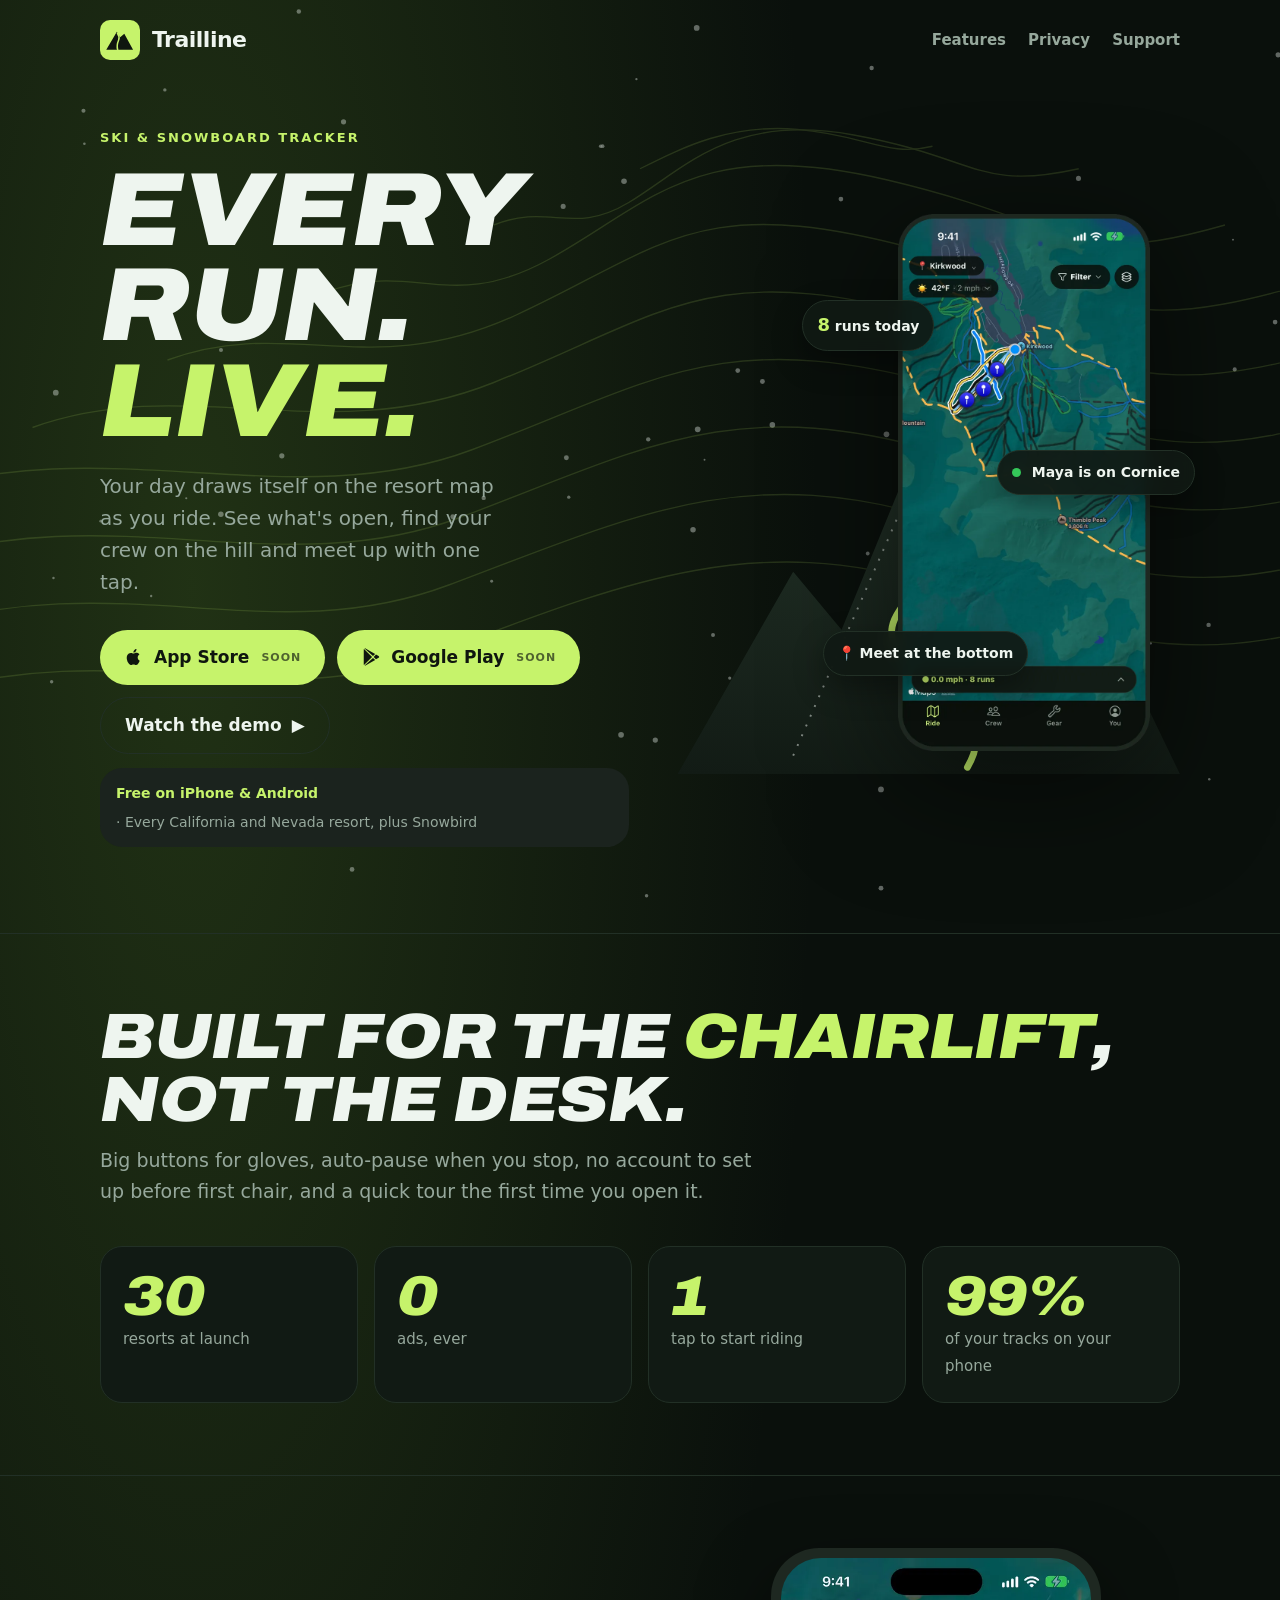
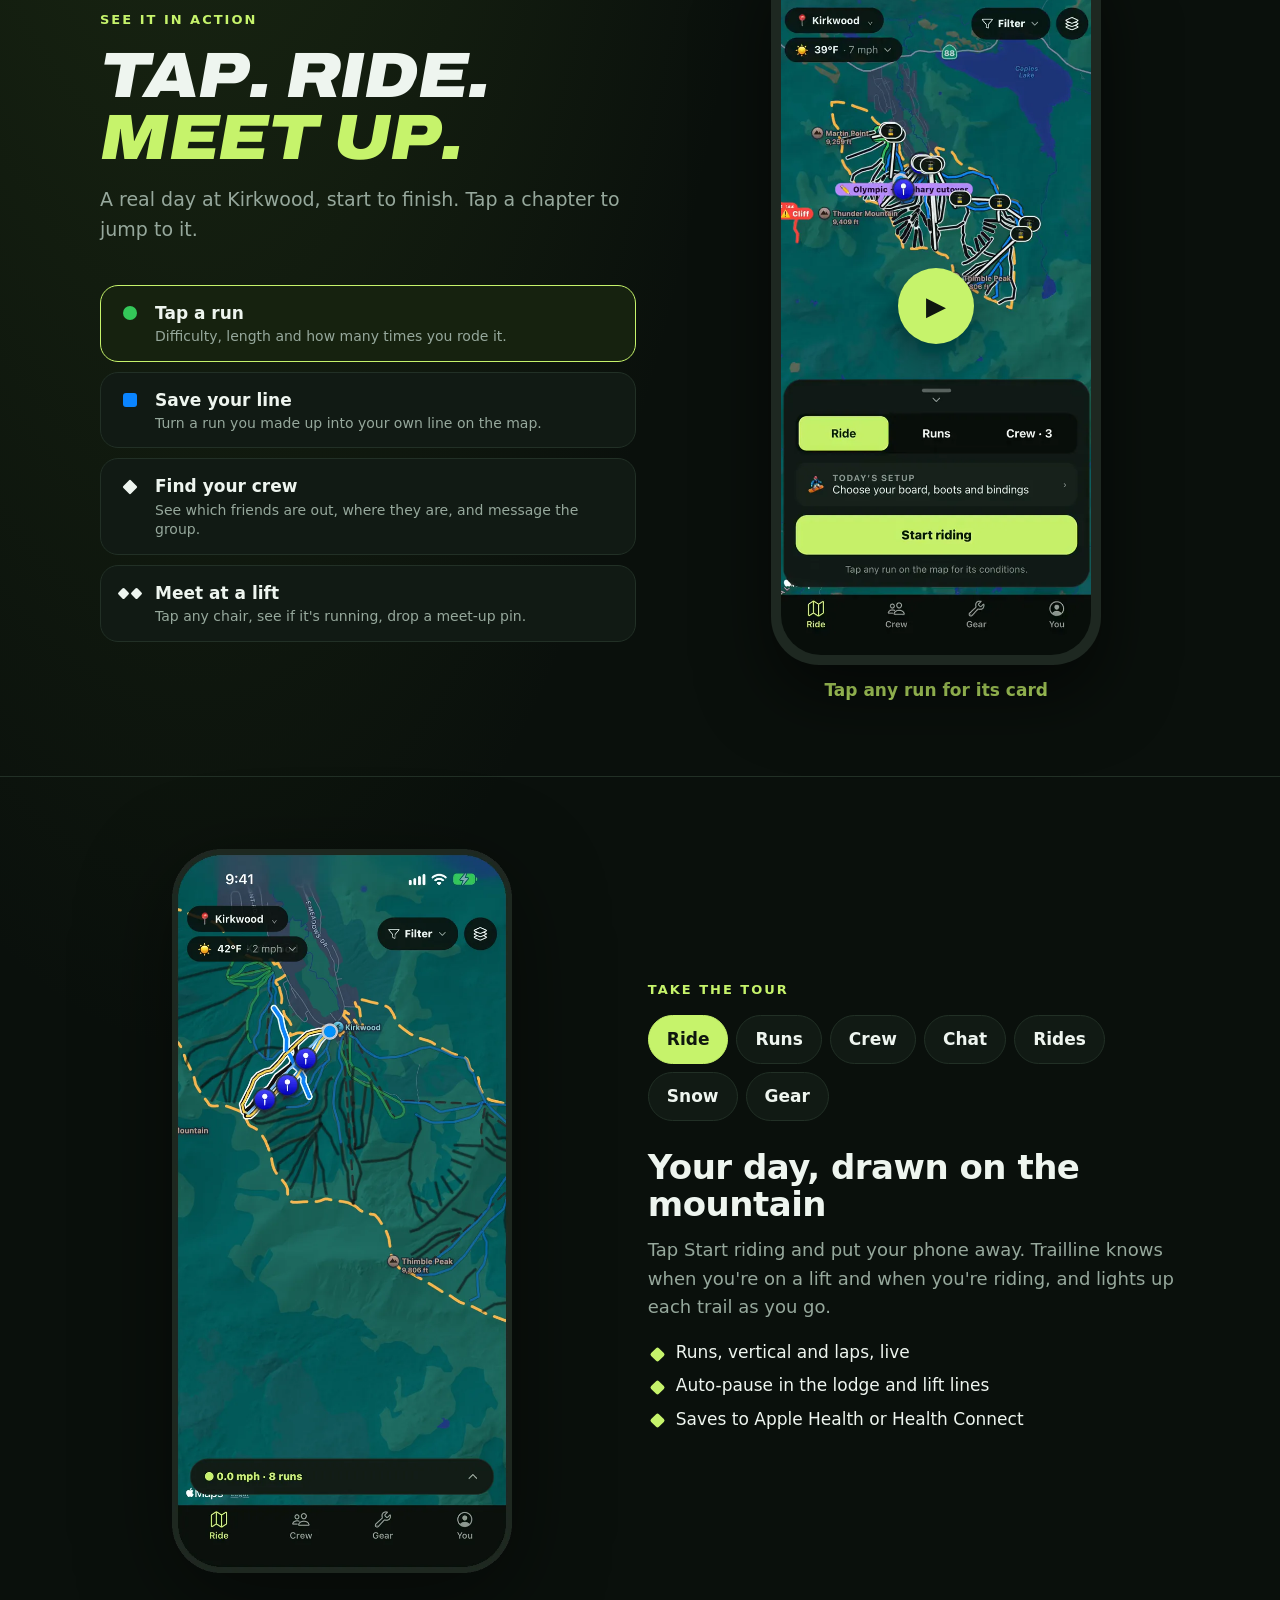
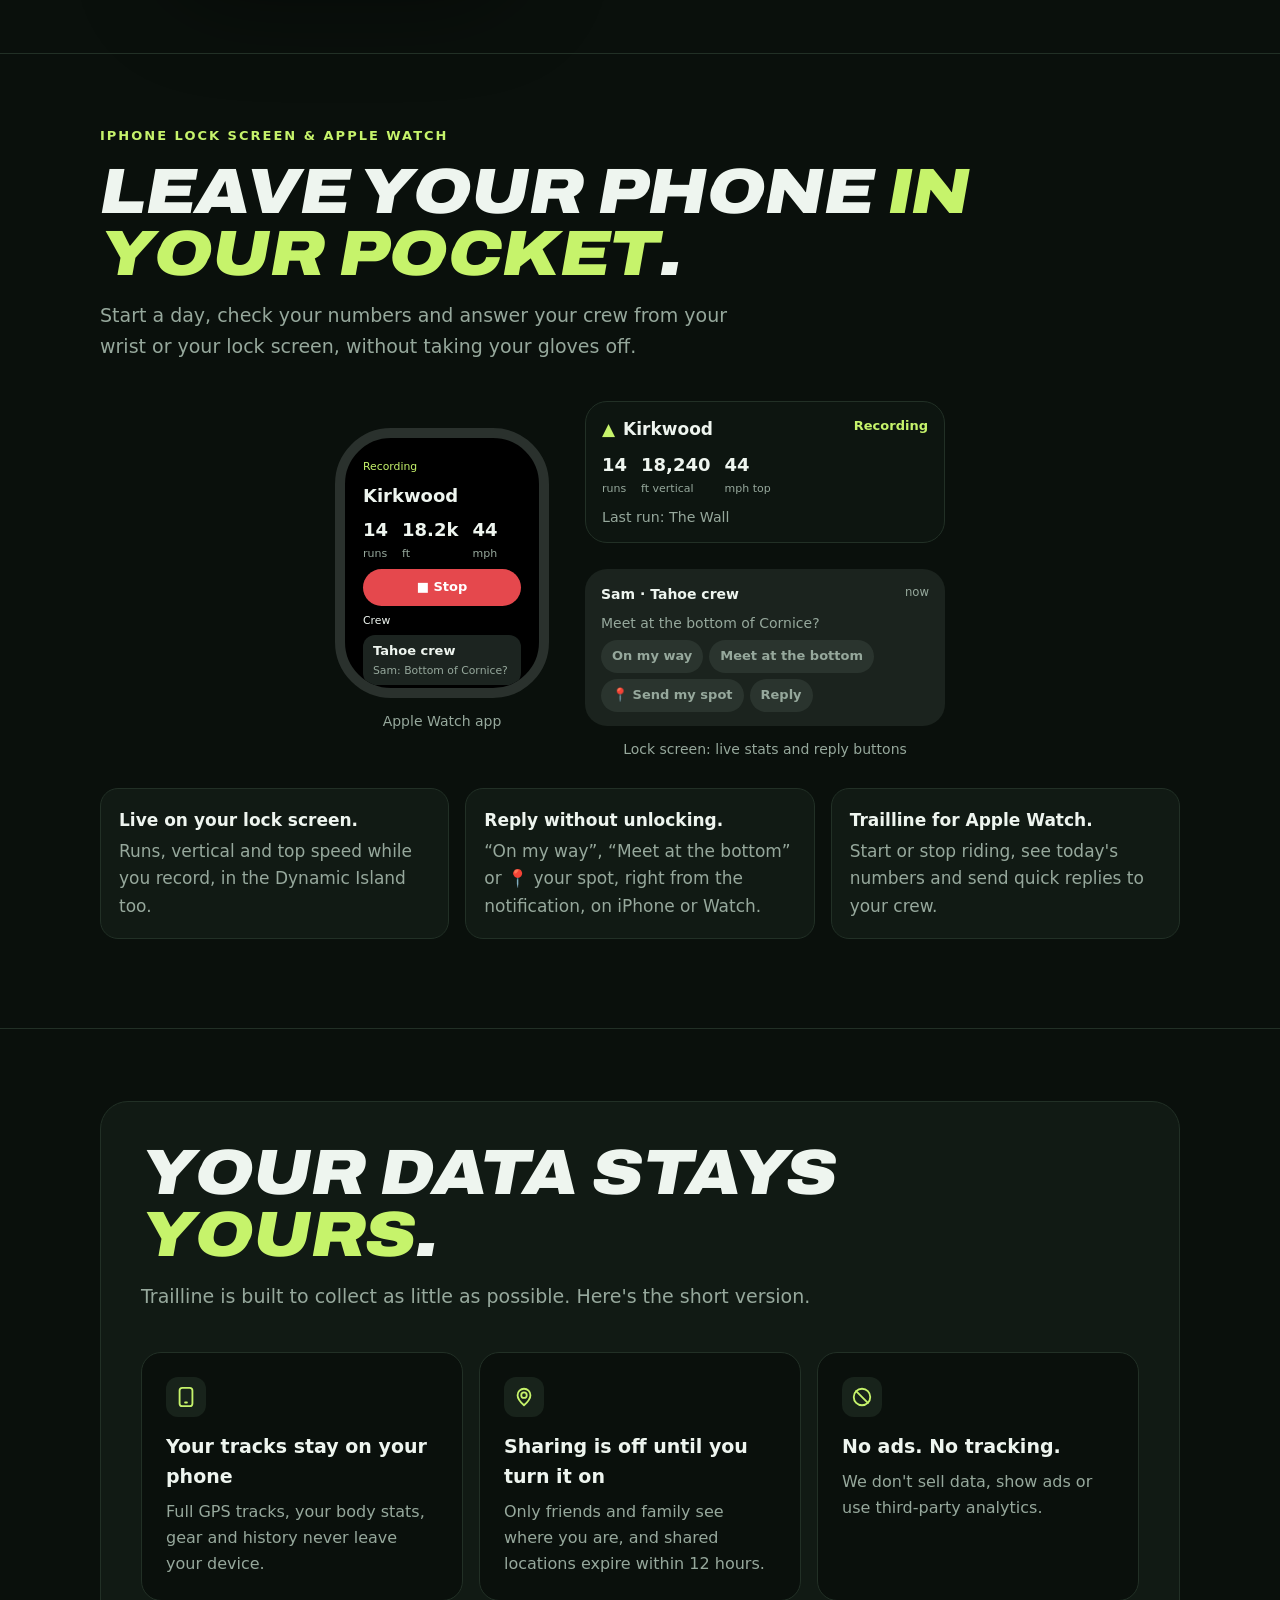
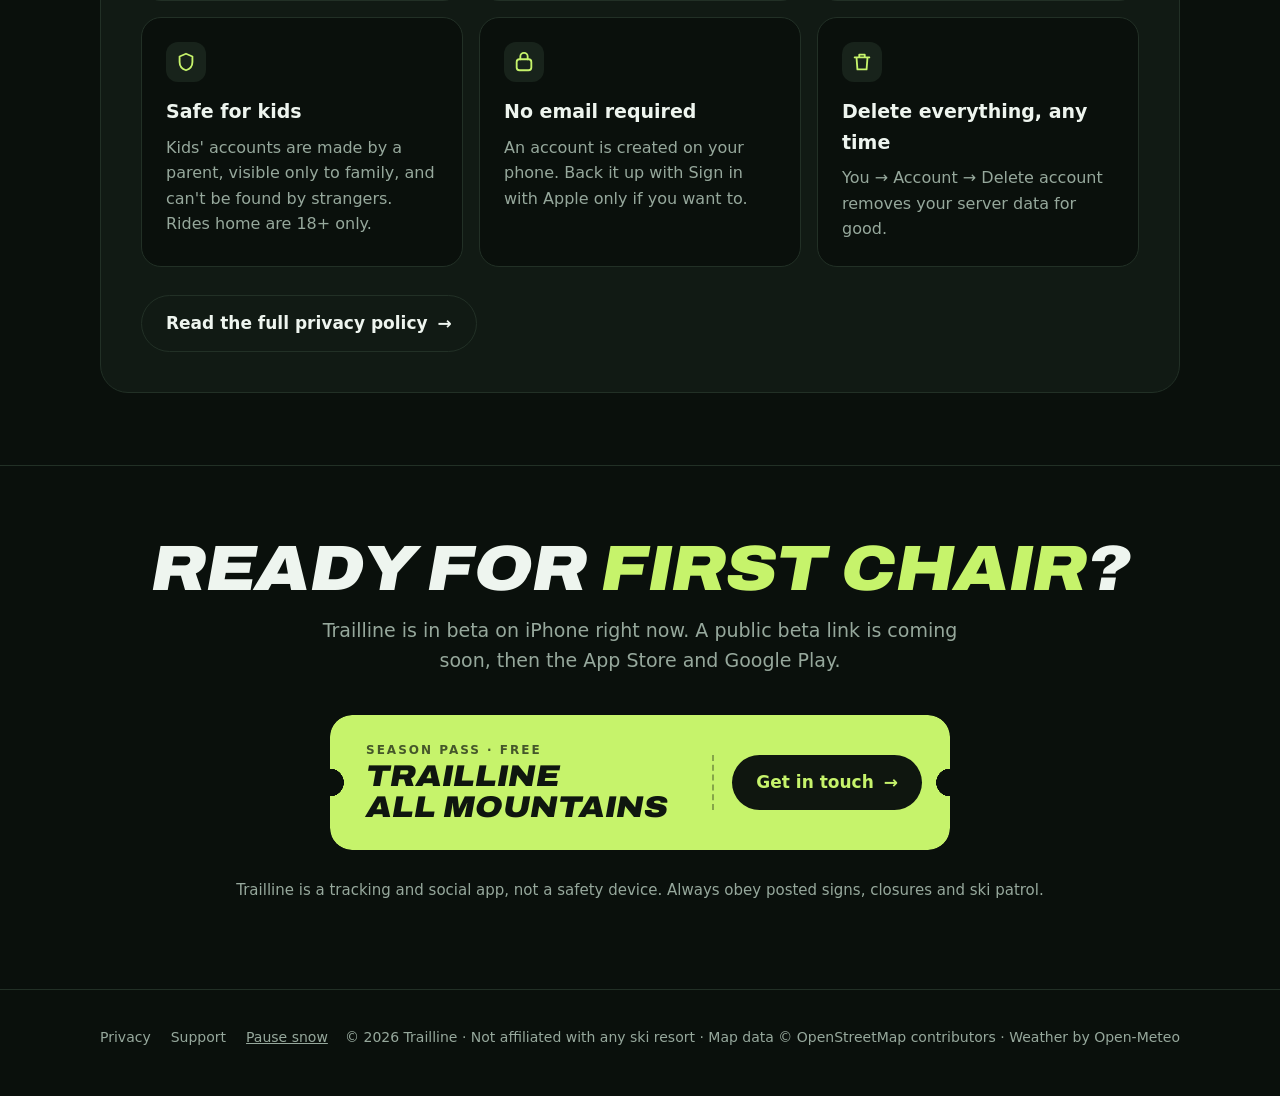
<file: index.html>
<!doctype html>
<html lang="en">
<head>
<meta charset="utf-8">
<meta name="viewport" content="width=device-width, initial-scale=1">
<title>Trailline: ski & snowboard tracking with your crew</title>
<meta name="description" content="Trailline draws every run on the resort map as you ride, shows what's open, and helps you find, message and meet up with your crew on the hill. No ads, no tracking.">
<link rel="canonical" href="https://trytrailline.app/">
<link rel="icon" href="mark.svg">
<link rel="apple-touch-icon" href="mark.svg">
<meta name="theme-color" content="#0a100c">
<meta property="og:title" content="Trailline: every run, live">
<meta property="og:description" content="Ski & snowboard tracking with your crew. Runs on the map, group chat, rides home and your gear.">
<meta property="og:image" content="https://trytrailline.app/img/og.jpg">
<meta property="og:url" content="https://trytrailline.app/">
<meta name="twitter:card" content="summary_large_image">
<link rel="preconnect" href="https://fonts.googleapis.com">
<link rel="preconnect" href="https://fonts.gstatic.com" crossorigin>
<link rel="stylesheet" href="https://fonts.googleapis.com/css2?family=Archivo:ital,wdth,wght@0,62..125,400..900;1,62..125,700..900&display=swap">
<link rel="stylesheet" href="styles.css?v=202611131347">
</head>
<body class="home">
<script>document.documentElement.classList.add("js")</script>
<canvas id="snow" aria-hidden="true"></canvas>

<div class="topo" aria-hidden="true"><svg viewBox="0 0 1200 800" preserveAspectRatio="xMidYMid slice">
  <path d="M-50 620 C 150 560, 260 640, 420 580 S 700 470, 860 520 S 1100 600, 1260 540"/>
  <path d="M-50 560 C 140 500, 270 580, 430 520 S 690 410, 860 460 S 1100 540, 1260 480"/>
  <path d="M-50 500 C 130 440, 280 520, 440 460 S 680 350, 860 400 S 1090 480, 1260 420"/>
  <path d="M-50 440 C 120 380, 290 460, 450 400 S 670 290, 860 340 S 1080 420, 1260 360"/>
  <path d="M60 380 C 200 330, 320 400, 470 340 S 660 230, 850 280 S 1060 360, 1250 300"/>
  <path d="M180 320 C 290 280, 360 340, 490 280 S 650 170, 840 220 S 1030 300, 1200 250"/>
  <path d="M320 260 C 400 230, 430 280, 520 230 S 650 120, 820 160 S 980 240, 1120 200"/>
  <path d="M470 200 C 520 180, 540 210, 590 180 S 680 100, 790 120 S 900 170, 990 150"/>
  <path d="M600 150 C 640 130, 680 110, 740 115 S 820 140, 860 130"/>
</svg></div>
<div class="wrap">
  <nav class="nav">
    <a class="brand" href="./"><img src="mark.svg" alt="">Trailline</a>
    <div class="nav-links">
      <a href="#features" class="hide-sm">Features</a>
      <a href="#privacy">Privacy</a>
      <a href="support.html">Support</a>
    </div>
  </nav>

  <header class="hero">
    <div class="hero-copy">
      <p class="eyebrow">Ski &amp; snowboard tracker</p>
      <h1 class="display">Every run.<br><span>Live.</span></h1>
      <p class="lede">Your day draws itself on the resort map as you ride. See what's open, find your crew on the hill and meet up with one tap.</p>
      <div class="cta">
        <a class="btn" href="#get">
          <svg viewBox="0 0 24 24" fill="currentColor" aria-hidden="true"><path d="M16.4 12.6c0-2.4 2-3.6 2.1-3.7-1.1-1.7-2.9-1.9-3.5-1.9-1.5-.2-2.9.9-3.7.9-.8 0-1.9-.9-3.2-.8-1.6 0-3.1 1-4 2.4-1.7 3-.4 7.4 1.2 9.8.8 1.2 1.8 2.5 3 2.4 1.2 0 1.7-.8 3.1-.8 1.5 0 1.9.8 3.2.8 1.3 0 2.1-1.2 2.9-2.4.9-1.3 1.3-2.7 1.3-2.8 0 0-2.4-.9-2.4-3.9zM14 5.4c.7-.8 1.1-1.9 1-3-.9 0-2.1.6-2.7 1.4-.6.7-1.1 1.8-1 2.9 1 .1 2.1-.5 2.7-1.3z"/></svg>
          App Store <small>soon</small>
        </a>
        <a class="btn" href="#get">
          <svg viewBox="0 0 24 24" fill="currentColor" aria-hidden="true"><path d="M3.6 2.3c-.2.2-.3.6-.3 1v17.4c0 .4.1.8.3 1l9.7-9.7L3.6 2.3zm10.8 10.8 2.6 2.6-11.6 6.6c-.4.2-.8.2-1.1 0l10.1-9.2zm0-2.2L4.3 1.7c.3-.2.7-.2 1.1 0L17 8.3l-2.6 2.6zm3.6-2 3.1 1.8c.9.5.9 1.8 0 2.3l-3.1 1.8-2.8-2.8 2.8-3.1z"/></svg>
          Google Play <small>soon</small>
        </a>
        <a class="btn ghost" href="#demo">Watch the demo <span class="arrow">▶</span></a>
      </div>
      <p class="note"><b class="platforms">Free on iPhone &amp; Android</b> · Every California and Nevada resort, plus Snowbird</p>
    </div>

    <!-- A mountain with a lime trail that draws itself, and a rider riding it. -->
    <div class="hero-art">
      <svg class="mountain" viewBox="0 0 520 440" aria-hidden="true">
        <defs>
          <linearGradient id="peak" x1="0" y1="0" x2="0" y2="1">
            <stop offset="0" stop-color="#25352a"/><stop offset="1" stop-color="#121b15"/>
          </linearGradient>
        </defs>
        <path d="M0 440 L120 230 L170 290 L260 70 L330 200 L380 150 L520 440 Z" fill="url(#peak)"/>
        <path d="M232 132 L260 70 L292 140 L272 128 L258 146 L244 124 Z" fill="#eef5ef" opacity=".9"/>
        <path d="M362 176 L380 150 L398 186 L386 180 L374 190 Z" fill="#eef5ef" opacity=".75"/>
        <path id="trail" class="trail" d="M262 84 C 240 140, 300 170, 268 220 S 200 280, 238 330 S 330 380, 300 432"/>
        <path class="lift" d="M120 420 L262 96"/>
        <circle class="rider" r="9"/>
      </svg>
      <div class="phone-stack">
        <img class="phone p1 tilt" src="img/map.webp" alt="Trailline map with a recorded run" width="664" height="1430">
        <div class="chip c1"><b>8</b> runs today</div>
        <div class="chip c2"><span class="dot"></span> Maya is on Cornice</div>
        <div class="chip c3">📍 Meet at the bottom</div>
      </div>
    </div>
  </header>
</div>

<section id="features">
  <div class="wrap">
    <h2 class="display reveal">Built for the <span>chairlift</span>,<br>not the desk.</h2>
    <p class="section-lede reveal">Big buttons for gloves, auto-pause when you stop, no account to set up before first chair, and a quick tour the first time you open it.</p>
    <div class="stats">
      <div class="stat reveal"><b data-count="30">0</b><span>resorts at launch</span></div>
      <div class="stat reveal"><b data-count="0" data-static>0</b><span>ads, ever</span></div>
      <div class="stat reveal"><b data-count="1">0</b><span>tap to start riding</span></div>
      <div class="stat reveal"><b data-count="100" data-suffix="%">0</b><span>of your tracks on your phone</span></div>
    </div>
  </div>
</section>

<section id="demo">
  <div class="wrap demo">
    <div class="demo-copy">
      <p class="eyebrow reveal">See it in action</p>
      <h2 class="display reveal">Tap. Ride.<br><span>Meet up.</span></h2>
      <p class="section-lede reveal">A real day at Kirkwood, start to finish. Tap a chapter to jump to it.</p>
      <ol class="chapters reveal" aria-label="Demo chapters">
        <li><button type="button" data-t="0"><span class="sym green" aria-hidden="true"></span><b>Tap a run</b><small>Difficulty, length and how many times you rode it.</small></button></li>
        <li><button type="button" data-t="1"><span class="sym blue" aria-hidden="true"></span><b>Save your line</b><small>Turn a run you made up into your own line on the map.</small></button></li>
        <li><button type="button" data-t="2"><span class="sym black" aria-hidden="true"></span><b>Find your crew</b><small>See which friends are out, where they are, and message the group.</small></button></li>
        <li><button type="button" data-t="3"><span class="sym double" aria-hidden="true"></span><b>Meet at a lift</b><small>Tap any chair, see if it's running, drop a meet-up pin.</small></button></li>
      </ol>
    </div>
    <div class="demo-phone reveal">
      <div class="bezel">
        <video id="demo-video" src="img/demo.mp4?v=202611131347" poster="img/demo-poster.webp" muted loop playsinline preload="metadata"
          aria-label="Trailline demo: tapping a run, saving a line, finding friends and meeting at a lift"></video>
        <button class="play" type="button" aria-label="Play demo">▶</button>
      </div>
      <p class="caption" aria-live="polite"></p>
    </div>
  </div>
</section>

<section id="tour">
  <div class="wrap tour">
    <div class="tour-phone reveal">
      <div class="screen">
        <img class="shot active" data-tab="ride" src="img/map.webp" alt="Map with your runs" width="664" height="1430">
        <img class="shot" data-tab="runs" src="img/runs.webp" alt="Runs list" width="664" height="1430" loading="lazy">
        <img class="shot" data-tab="crew" src="img/crew.webp" alt="Crew screen" width="664" height="1430" loading="lazy">
        <img class="shot" data-tab="chat" src="img/chat.webp" alt="Chat with quick replies and a shared spot you can tap to see on the map" width="664" height="1415" loading="lazy">
        <img class="shot" data-tab="rides" src="img/rides.webp" alt="Offer seats home: pick-up spot, destination town, time and spare seats" width="664" height="1415" loading="lazy">
        <img class="shot" data-tab="snow" src="img/weather.webp" alt="Weather bubble" width="664" height="1430" loading="lazy">
        <img class="shot" data-tab="gear" data-view="wall" src="img/gear-wall.webp" alt="Gear wall: boards hanging, boots and bindings on shelves" width="664" height="1430" loading="lazy">
        <img class="shot" data-tab="gear" data-view="list" src="img/gear-list.webp" alt="Gear locker as a list" width="664" height="1430" loading="lazy">
        <img class="shot" data-tab="gear" data-view="stance" src="img/gear-stance.webp" alt="A board's saved stances and how each one rode" width="664" height="1430" loading="lazy">
      </div>
    </div>
    <div>
      <p class="eyebrow reveal">Take the tour</p>
      <div class="tabs reveal" role="tablist" aria-label="App features">
        <button role="tab" aria-selected="true" data-tab="ride">Ride</button>
        <button role="tab" aria-selected="false" data-tab="runs">Runs</button>
        <button role="tab" aria-selected="false" data-tab="crew">Crew</button>
        <button role="tab" aria-selected="false" data-tab="chat">Chat</button>
        <button role="tab" aria-selected="false" data-tab="rides">Rides</button>
        <button role="tab" aria-selected="false" data-tab="snow">Snow</button>
        <button role="tab" aria-selected="false" data-tab="gear">Gear</button>
      </div>
      <div class="panels">
        <div class="panel active" data-tab="ride">
          <h3>Your day, drawn on the mountain</h3>
          <p>Tap Start riding and put your phone away. Trailline knows when you're on a lift and when you're riding, and lights up each trail as you go.</p>
          <ul><li>Runs, vertical and laps, live</li><li>Auto-pause in the lodge and lift lines</li><li>Saves to Apple Health or Health Connect</li></ul>
        </div>
        <div class="panel" data-tab="runs">
          <h3>Know it before you drop</h3>
          <p>Every run and lift with its difficulty and length, plus what riders are reporting right now: groomed, icy, powder, closed.</p>
          <ul><li>Filter by open, ridden or your own lines</li><li>Cliffs and boundaries marked on the map</li><li>Always follow posted signs and ski patrol</li></ul>
        </div>
        <div class="panel" data-tab="crew">
          <h3>Ride together</h3>
          <p>Add friends with a short code you can shout across a lift line, or a QR. See who's out, where they are and which lift they're heading to.</p>
          <ul><li>Optional heads-up when a friend is nearby, or at the same lift</li><li>Sharing is off until you turn it on</li><li>No email or phone number needed</li><li>Trailline Family for kids in ski school</li></ul>
        </div>
        <div class="panel" data-tab="chat">
          <h3>Meet up with one tap</h3>
          <p>Message a friend or start a group for your whole crew. Big quick replies work with gloves on, and one bar of signal is enough.</p>
          <ul><li>📍 Send my spot: friends tap it to see exactly where you are on the map</li><li>“Meet at the bottom”, “One more run?”, “Lunch?” and more</li><li>A notification when your crew messages you</li><li>Messages wait on your phone and send when you get signal</li></ul>
        </div>
        <div class="panel" data-tab="rides">
          <h3>Spare seat? Share the ride home.</h3>
          <p>Drivers 18 and over can offer seats home to their friends and family. Pick up at a public spot like the main lot, approve every rider, and sort out the details in chat.</p>
          <ul><li>Only adult friends and family see your ride, never strangers or kids</li><li>No payments and no home addresses</li><li>“Got home safe” lets one person you choose follow your trip until you check in</li><li>Road condition links and a good-to-drive check before you post</li></ul>
        </div>
        <div class="panel" data-tab="snow">
          <h3>Check the snow. Then send it.</h3>
          <p>Mid-mountain conditions in one tap: temperature, highs and lows, wind, how much snow fell overnight and what's coming.</p>
        </div>
        <div class="panel" data-tab="gear">
          <h3>Track your gear</h3>
          <p>Log the board, boots and bindings you rode, your stance angles and how it felt. Find the nearest tune shop when your edges need help.</p>
          <div class="views" role="group" aria-label="Gear views">
            <button type="button" data-view="wall" aria-pressed="true">🏂 Wall</button>
            <button type="button" data-view="list" aria-pressed="false">☰ List</button>
            <button type="button" data-view="stance" aria-pressed="false">📐 Stances</button>
          </div>
          <p class="view-note" aria-live="polite">Your boards hang on a wall, with boots and bindings on shelves.</p>
        </div>
      </div>
    </div>
  </div>
</section>

<section id="wrist">
  <div class="wrap">
    <p class="eyebrow reveal">iPhone lock screen &amp; Apple Watch</p>
    <h2 class="display reveal">Leave your phone <span>in your pocket</span>.</h2>
    <p class="section-lede reveal">Start a day, check your numbers and answer your crew from your wrist or your lock screen, without taking your gloves off.</p>
    <div class="wrist reveal">
      <figure class="wm watch" aria-label="Trailline on Apple Watch: today's runs, vertical and top speed, a Start riding button and your crew chats">
        <div class="face">
          <small class="lime">Recording</small>
          <b>Kirkwood</b>
          <div class="nums"><span><b>14</b>runs</span><span><b>18.2k</b>ft</span><span><b>44</b>mph</span></div>
          <div class="wbtn stop">■ Stop</div>
          <small>Crew</small>
          <div class="wrow">Tahoe crew<small>Sam: Bottom of Cornice?</small></div>
        </div>
        <figcaption>Apple Watch app</figcaption>
      </figure>
      <figure class="wm lock" aria-label="Lock screen Live Activity showing runs, vertical and top speed while recording">
        <div class="la">
          <div class="la-top"><span class="lime">▲</span> Kirkwood <em>Recording</em></div>
          <div class="nums"><span><b>14</b>runs</span><span><b>18,240</b>ft vertical</span><span><b>44</b>mph top</span></div>
          <small>Last run: The Wall</small>
        </div>
        <div class="note">
          <div class="note-top"><b>Sam · Tahoe crew</b><small>now</small></div>
          <p>Meet at the bottom of Cornice?</p>
          <div class="acts"><span>On my way</span><span>Meet at the bottom</span><span>📍 Send my spot</span><span>Reply</span></div>
        </div>
        <figcaption>Lock screen: live stats and reply buttons</figcaption>
      </figure>
    </div>
    <ul class="wrist-list reveal">
      <li><b>Live on your lock screen.</b> Runs, vertical and top speed while you record, in the Dynamic Island too.</li>
      <li><b>Reply without unlocking.</b> “On my way”, “Meet at the bottom” or 📍 your spot, right from the notification, on iPhone or Watch.</li>
      <li><b>Trailline for Apple Watch.</b> Start or stop riding, see today's numbers and send quick replies to your crew.</li>
    </ul>
  </div>
</section>

<section id="privacy">
  <div class="wrap">
    <div class="privacy-band reveal">
      <h2 class="display">Your data stays <span>yours</span>.</h2>
      <p class="section-lede">Trailline is built to collect as little as possible. Here's the short version.</p>
      <div class="grid">
        <div class="card lift-card">
          <div class="icon"><svg viewBox="0 0 24 24"><rect x="5" y="2" width="14" height="20" rx="3"/><path d="M11 18h2"/></svg></div>
          <h3>Your tracks stay on your phone</h3>
          <p>Full GPS tracks, your body stats, gear and history never leave your device.</p>
        </div>
        <div class="card lift-card">
          <div class="icon"><svg viewBox="0 0 24 24"><circle cx="12" cy="10" r="3"/><path d="M12 21s7-6.2 7-11a7 7 0 1 0-14 0c0 4.8 7 11 7 11z"/></svg></div>
          <h3>Sharing is off until you turn it on</h3>
          <p>Only friends and family see where you are, and shared locations expire within 12 hours.</p>
        </div>
        <div class="card lift-card">
          <div class="icon"><svg viewBox="0 0 24 24"><circle cx="12" cy="12" r="9"/><path d="M5.6 5.6l12.8 12.8"/></svg></div>
          <h3>No ads. No tracking.</h3>
          <p>We don't sell data, show ads or use third-party analytics.</p>
        </div>
        <div class="card lift-card">
          <div class="icon"><svg viewBox="0 0 24 24"><path d="M12 3l7 3v6c0 4.5-3 7.7-7 9-4-1.3-7-4.5-7-9V6z"/></svg></div>
          <h3>Safe for kids</h3>
          <p>Kids' accounts are made by a parent, visible only to family, and can't be found by strangers. Rides home are 18+ only.</p>
        </div>
        <div class="card lift-card">
          <div class="icon"><svg viewBox="0 0 24 24"><rect x="4" y="9" width="16" height="12" rx="3"/><path d="M8 9V6a4 4 0 0 1 8 0v3"/></svg></div>
          <h3>No email required</h3>
          <p>An account is created on your phone. Back it up with Sign in with Apple only if you want to.</p>
        </div>
        <div class="card lift-card">
          <div class="icon"><svg viewBox="0 0 24 24"><path d="M4 7h16M9 7V4h6v3M6 7l1 13h10l1-13"/></svg></div>
          <h3>Delete everything, any time</h3>
          <p>You → Account → Delete account removes your server data for good.</p>
        </div>
      </div>
      <a class="btn ghost" href="privacy.html">Read the full privacy policy <span class="arrow">→</span></a>
    </div>
  </div>
</section>

<section id="get">
  <div class="wrap get">
    <h2 class="display reveal">Ready for <span>first chair</span>?</h2>
    <p class="section-lede reveal">Trailline is in beta on iPhone right now. A public beta link is coming soon, then the App Store and Google Play.</p>
    <div class="ticket reveal">
      <div>
        <div class="label">Season pass · Free</div>
        <div class="title">Trailline<br>All mountains</div>
      </div>
      <div class="stub"><a class="btn" href="support.html">Get in touch <span class="arrow">→</span></a></div>
    </div>
    <p class="safety">Trailline is a tracking and social app, not a safety device. Always obey posted signs, closures and ski patrol.</p>
  </div>
</section>

<footer>
  <div class="wrap row">
    <div><a href="privacy.html">Privacy</a><a href="support.html">Support</a><button class="motion-toggle" type="button" aria-pressed="false">Pause snow</button></div>
    <div>© 2026 Trailline · Not affiliated with any ski resort · Map data © OpenStreetMap contributors · Weather by Open-Meteo</div>
  </div>
</footer>
<script src="main.js?v=202611131347" defer></script>
</body>
</html>
</file>
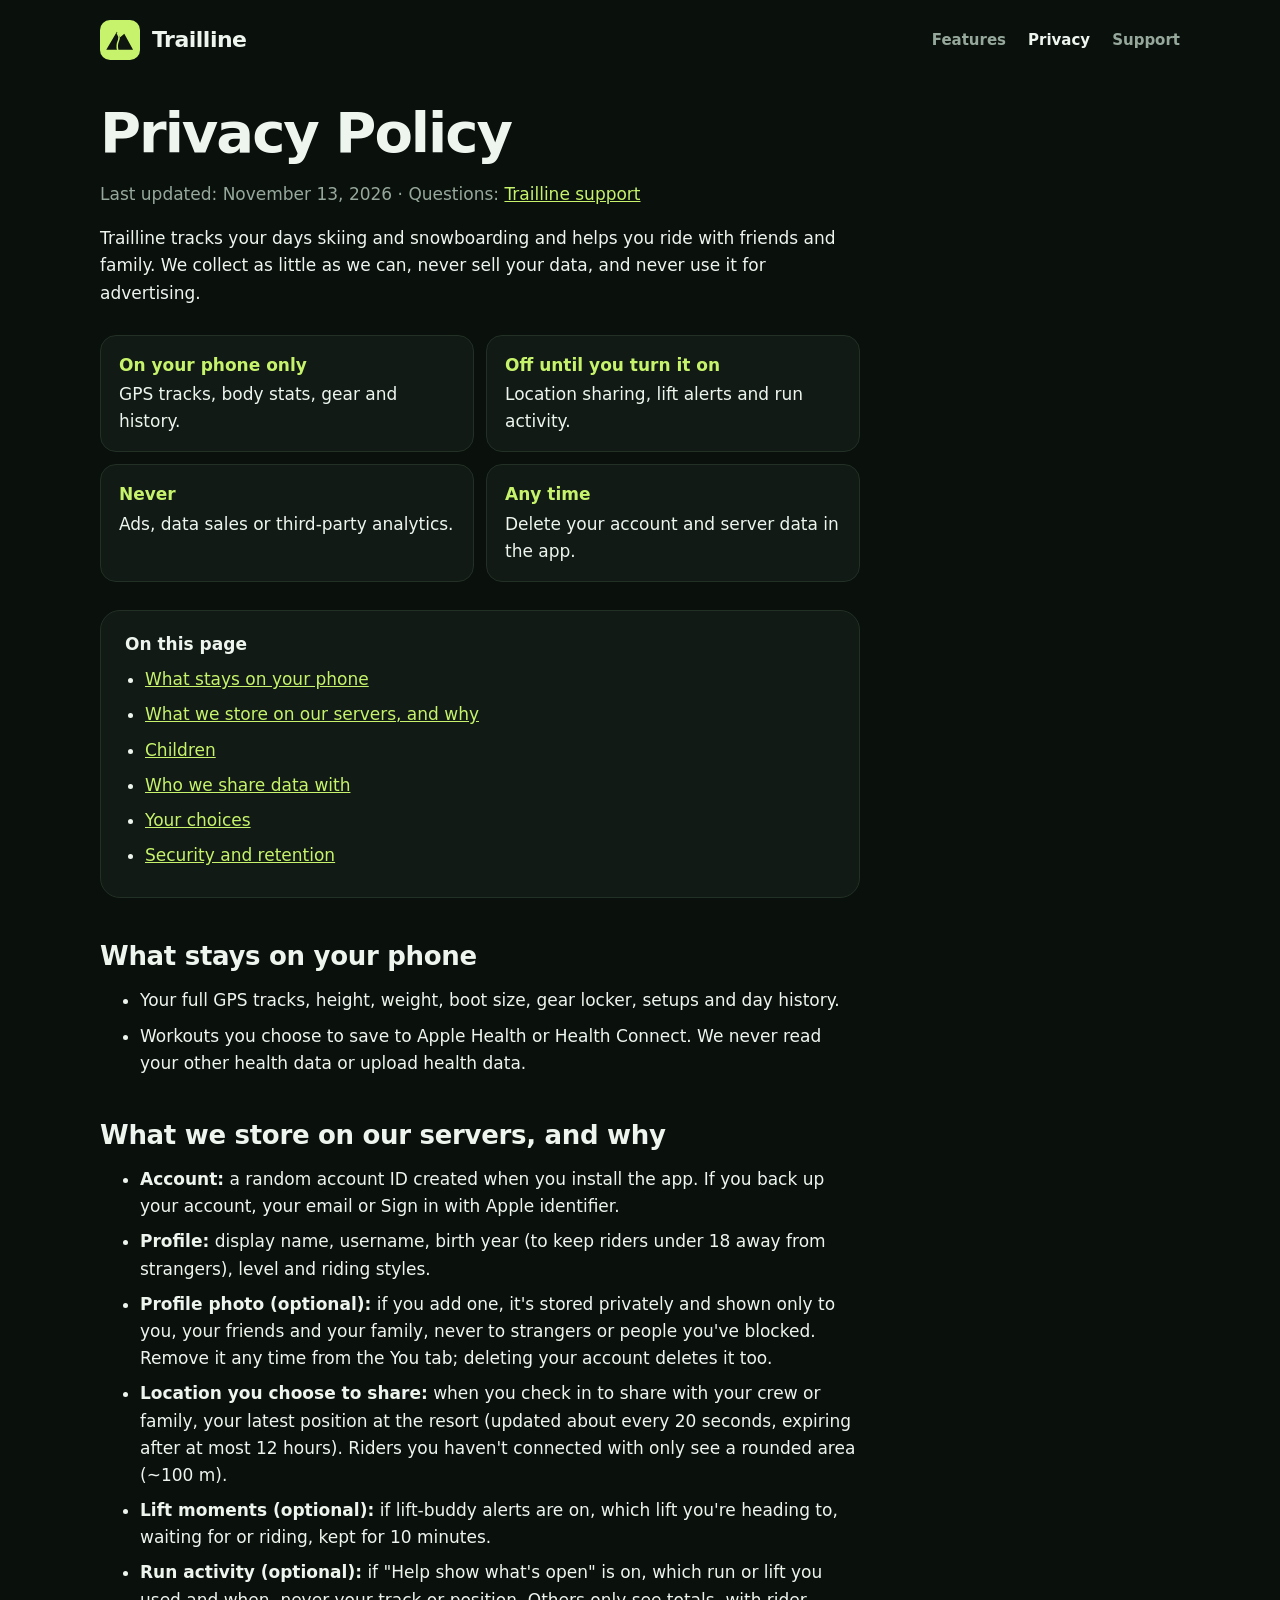
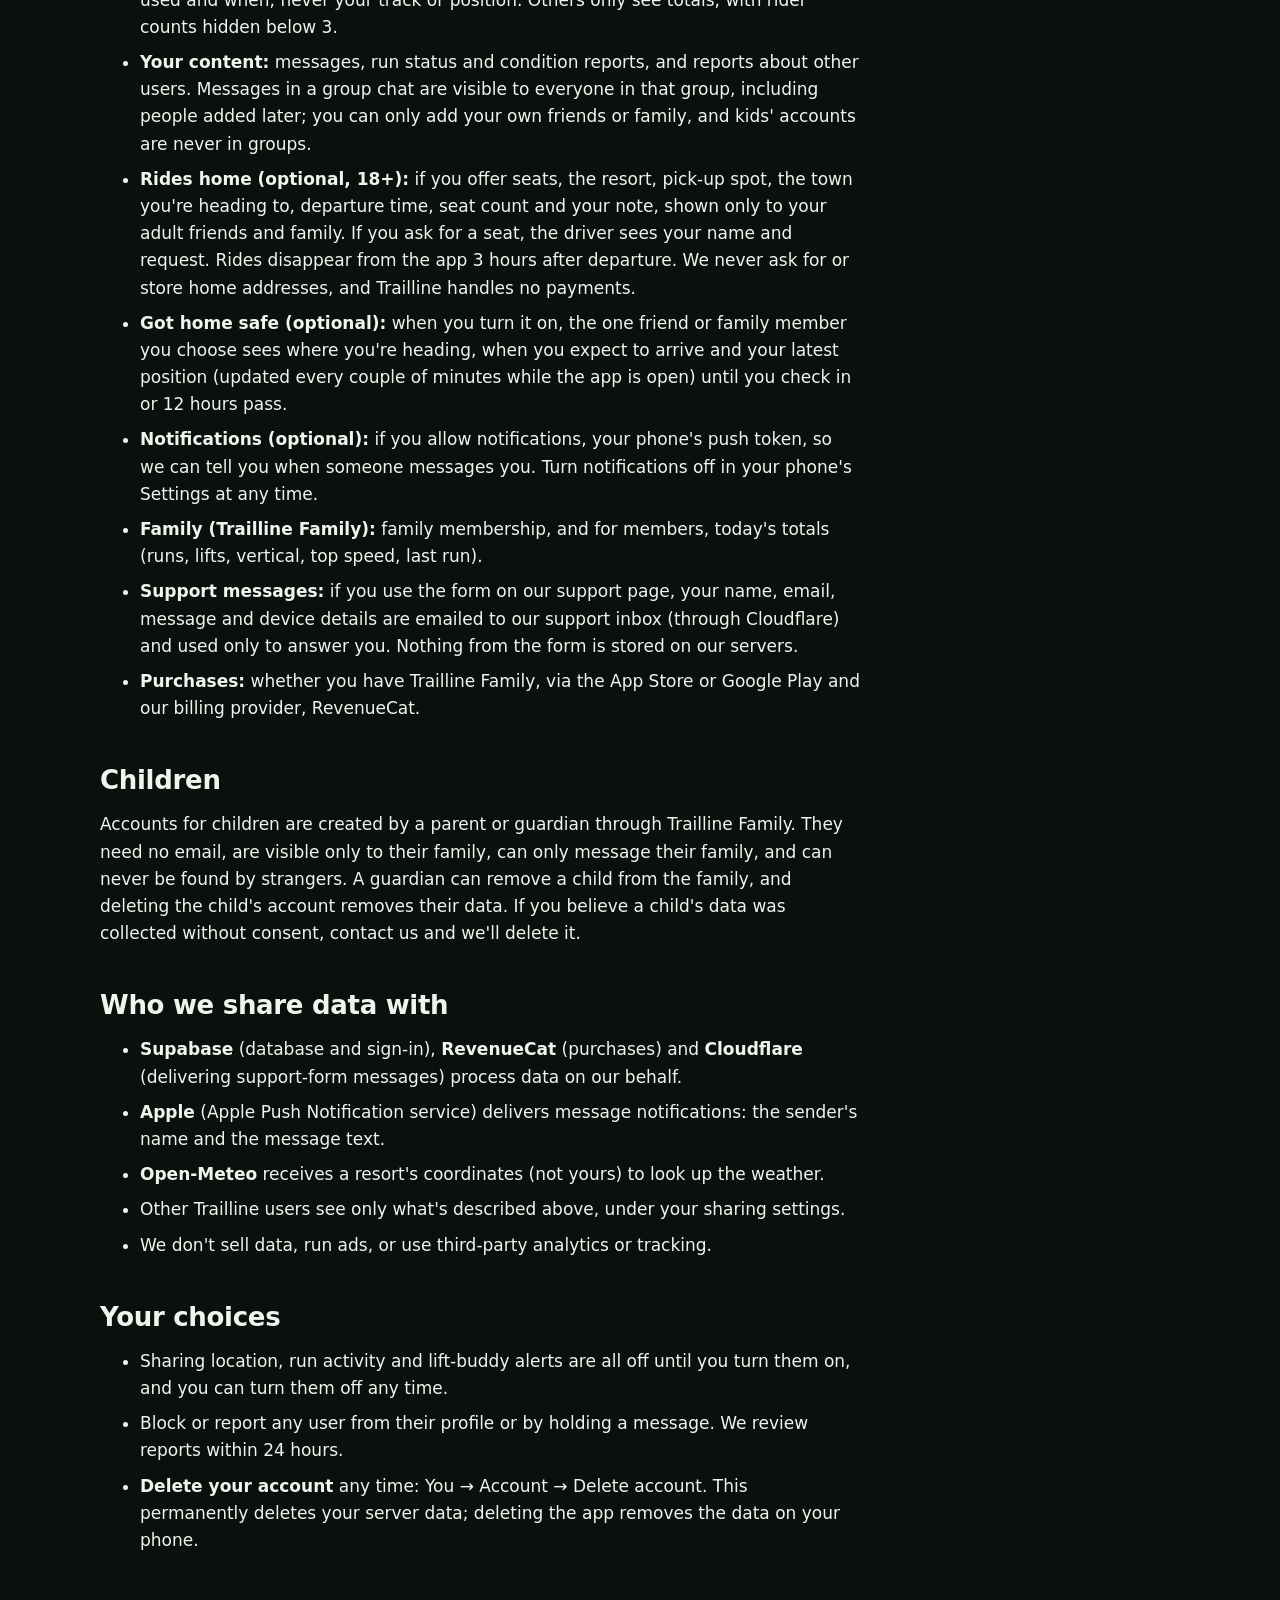
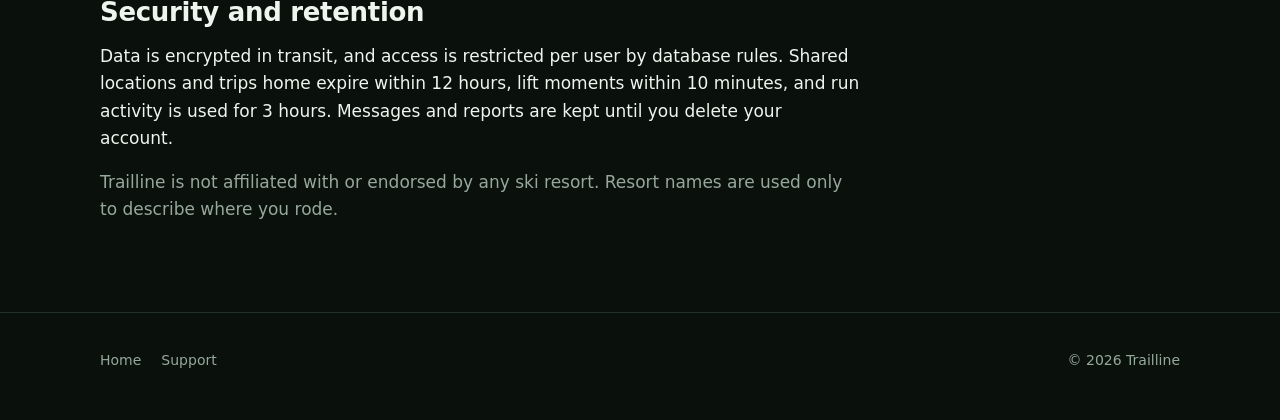
<file: privacy.html>
<!doctype html>
<html lang="en">
<head>
<meta charset="utf-8">
<meta name="viewport" content="width=device-width, initial-scale=1">
<title>Privacy Policy · Trailline</title>
<meta name="description" content="How Trailline handles your data: what stays on your phone, what we store and why, and how to delete it.">
<link rel="canonical" href="https://trytrailline.app/privacy.html">
<link rel="icon" href="mark.svg">
<meta name="theme-color" content="#0a100c">
<link rel="stylesheet" href="styles.css?v=202611131249">
</head>
<body>
<div class="wrap">
  <nav class="nav">
    <a class="brand" href="./"><img src="mark.svg" alt="">Trailline</a>
    <div class="nav-links">
      <a href="./#features" class="hide-sm">Features</a>
      <a href="privacy.html" aria-current="page">Privacy</a>
      <a href="support.html">Support</a>
    </div>
  </nav>

  <main class="doc">
    <h1>Privacy Policy</h1>
    <p class="meta">Last updated: November 13, 2026 · Questions: <a href="support.html">Trailline support</a></p>

    <p>Trailline tracks your days skiing and snowboarding and helps you ride with friends and family. We collect as little as we can, never sell your data, and never use it for advertising.</p>

    <div class="summary">
      <div><b>On your phone only</b>GPS tracks, body stats, gear and history.</div>
      <div><b>Off until you turn it on</b>Location sharing, lift alerts and run activity.</div>
      <div><b>Never</b>Ads, data sales or third-party analytics.</div>
      <div><b>Any time</b>Delete your account and server data in the app.</div>
    </div>

    <div class="toc">
      <p>On this page</p>
      <ul>
        <li><a href="#on-device">What stays on your phone</a></li>
        <li><a href="#servers">What we store on our servers, and why</a></li>
        <li><a href="#children">Children</a></li>
        <li><a href="#sharing">Who we share data with</a></li>
        <li><a href="#choices">Your choices</a></li>
        <li><a href="#security">Security and retention</a></li>
      </ul>
    </div>

    <h2 id="on-device">What stays on your phone</h2>
    <ul>
      <li>Your full GPS tracks, height, weight, boot size, gear locker, setups and day history.</li>
      <li>Workouts you choose to save to Apple Health or Health Connect. We never read your other health data or upload health data.</li>
    </ul>

    <h2 id="servers">What we store on our servers, and why</h2>
    <ul>
      <li><b>Account:</b> a random account ID created when you install the app. If you back up your account, your email or Sign in with Apple identifier.</li>
      <li><b>Profile:</b> display name, username, birth year (to keep riders under 18 away from strangers), level and riding styles.</li>
      <li><b>Profile photo (optional):</b> if you add one, it's stored privately and shown only to you, your friends and your family, never to strangers or people you've blocked. Remove it any time from the You tab; deleting your account deletes it too.</li>
      <li><b>Location you choose to share:</b> when you check in to share with your crew or family, your latest position at the resort (updated about every 20 seconds, expiring after at most 12 hours). Riders you haven't connected with only see a rounded area (~100 m).</li>
      <li><b>Lift moments (optional):</b> if lift-buddy alerts are on, which lift you're heading to, waiting for or riding, kept for 10 minutes.</li>
      <li><b>Run activity (optional):</b> if "Help show what's open" is on, which run or lift you used and when, never your track or position. Others only see totals, with rider counts hidden below 3.</li>
      <li><b>Your content:</b> messages, run status and condition reports, and reports about other users. Messages in a group chat are visible to everyone in that group, including people added later; you can only add your own friends or family, and kids' accounts are never in groups.</li>
      <li><b>Rides home (optional, 18+):</b> if you offer seats, the resort, pick-up spot, the town you're heading to, departure time, seat count and your note, shown only to your adult friends and family. If you ask for a seat, the driver sees your name and request. Rides disappear from the app 3 hours after departure. We never ask for or store home addresses, and Trailline handles no payments.</li>
      <li><b>Got home safe (optional):</b> when you turn it on, the one friend or family member you choose sees where you're heading, when you expect to arrive and your latest position (updated every couple of minutes while the app is open) until you check in or 12 hours pass.</li>
      <li><b>Notifications (optional):</b> if you allow notifications, your phone's push token, so we can tell you when someone messages you. Turn notifications off in your phone's Settings at any time.</li>
      <li><b>Family (Trailline Family):</b> family membership, and for members, today's totals (runs, lifts, vertical, top speed, last run).</li>
      <li><b>Support messages:</b> if you use the form on our support page, your name, email, message and device details are emailed to our support inbox (through Cloudflare) and used only to answer you. Nothing from the form is stored on our servers.</li>
      <li><b>Purchases:</b> whether you have Trailline Family, via the App Store or Google Play and our billing provider, RevenueCat.</li>
    </ul>

    <h2 id="children">Children</h2>
    <p>Accounts for children are created by a parent or guardian through Trailline Family. They need no email, are visible only to their family, can only message their family, and can never be found by strangers. A guardian can remove a child from the family, and deleting the child's account removes their data. If you believe a child's data was collected without consent, contact us and we'll delete it.</p>

    <h2 id="sharing">Who we share data with</h2>
    <ul>
      <li><b>Supabase</b> (database and sign-in), <b>RevenueCat</b> (purchases) and <b>Cloudflare</b> (delivering support-form messages) process data on our behalf.</li>
      <li><b>Apple</b> (Apple Push Notification service) delivers message notifications: the sender's name and the message text.</li>
      <li><b>Open-Meteo</b> receives a resort's coordinates (not yours) to look up the weather.</li>
      <li>Other Trailline users see only what's described above, under your sharing settings.</li>
      <li>We don't sell data, run ads, or use third-party analytics or tracking.</li>
    </ul>

    <h2 id="choices">Your choices</h2>
    <ul>
      <li>Sharing location, run activity and lift-buddy alerts are all off until you turn them on, and you can turn them off any time.</li>
      <li>Block or report any user from their profile or by holding a message. We review reports within 24 hours.</li>
      <li><b>Delete your account</b> any time: You → Account → Delete account. This permanently deletes your server data; deleting the app removes the data on your phone.</li>
    </ul>

    <h2 id="security">Security and retention</h2>
    <p>Data is encrypted in transit, and access is restricted per user by database rules. Shared locations and trips home expire within 12 hours, lift moments within 10 minutes, and run activity is used for 3 hours. Messages and reports are kept until you delete your account.</p>

    <p class="meta">Trailline is not affiliated with or endorsed by any ski resort. Resort names are used only to describe where you rode.</p>
  </main>
</div>

<footer>
  <div class="wrap row">
    <div><a href="./">Home</a><a href="support.html">Support</a></div>
    <div>© 2026 Trailline</div>
  </div>
</footer>
</body>
</html>
</file>
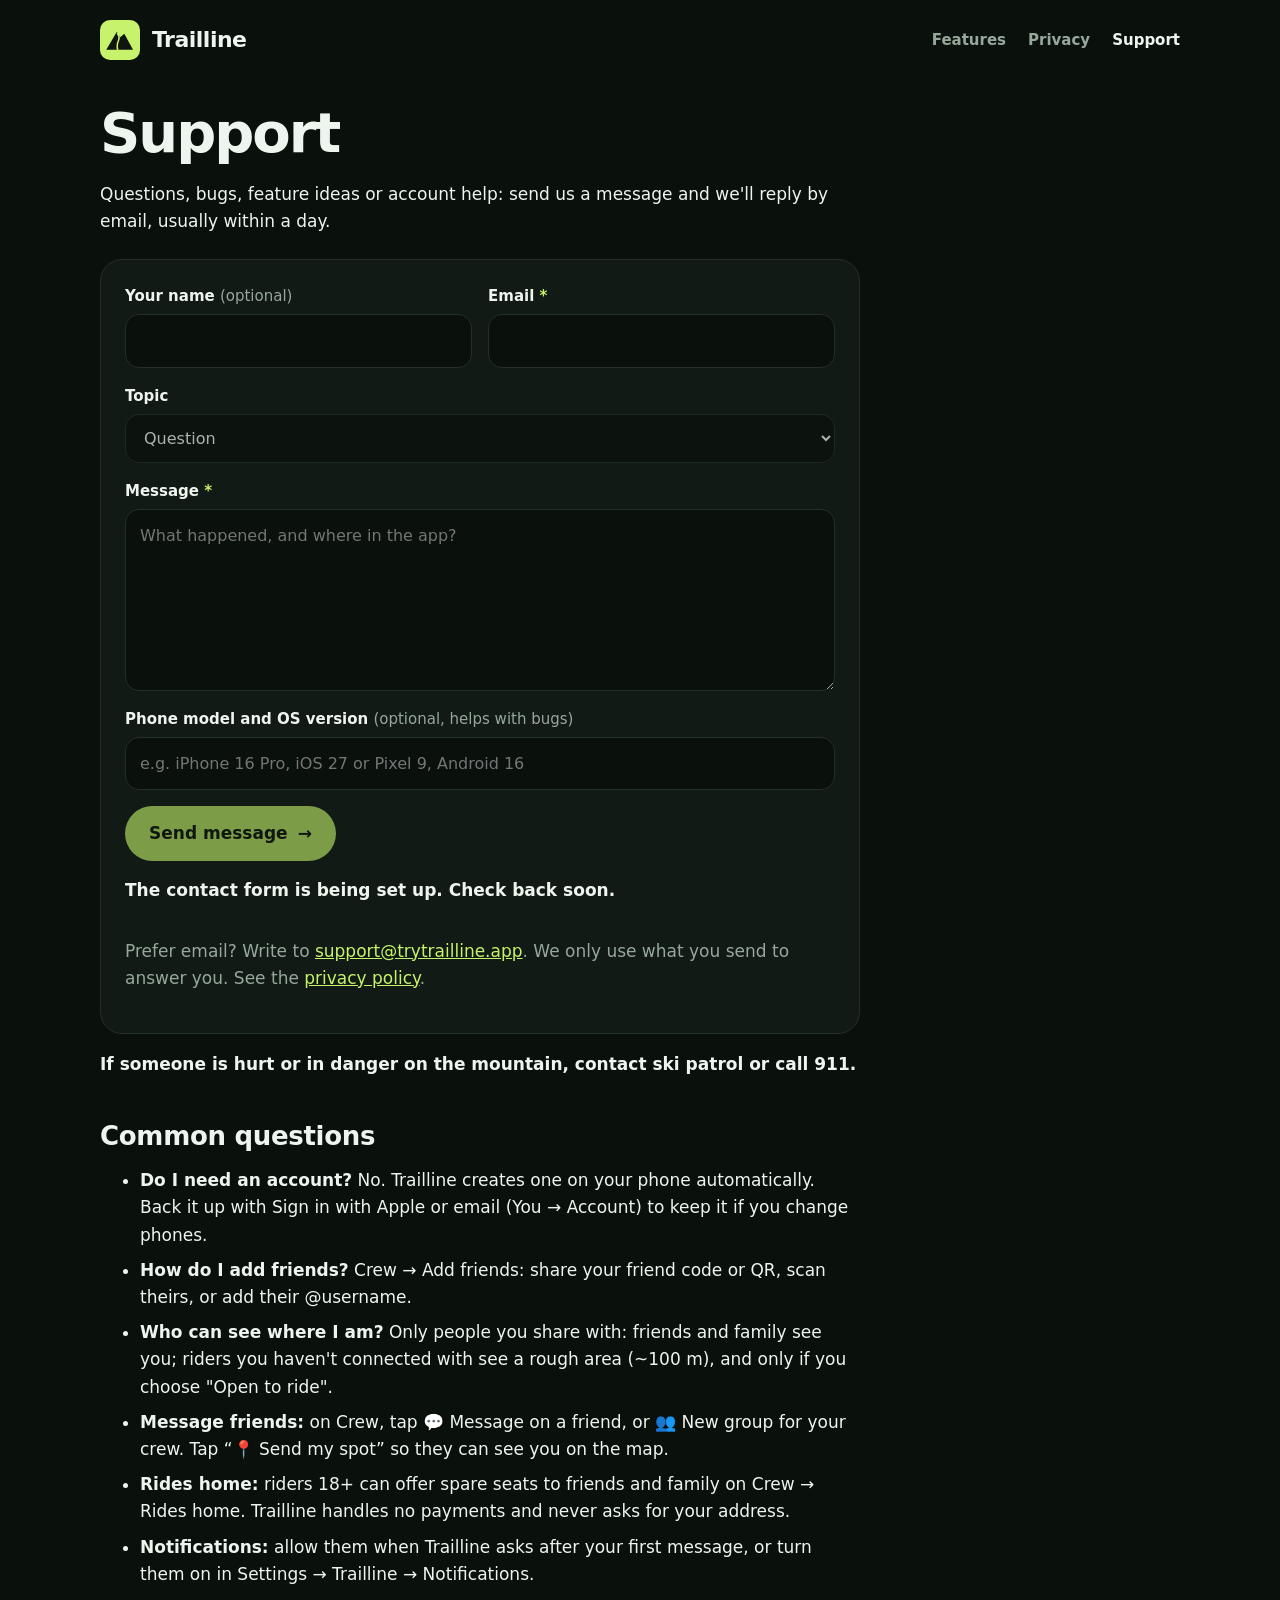
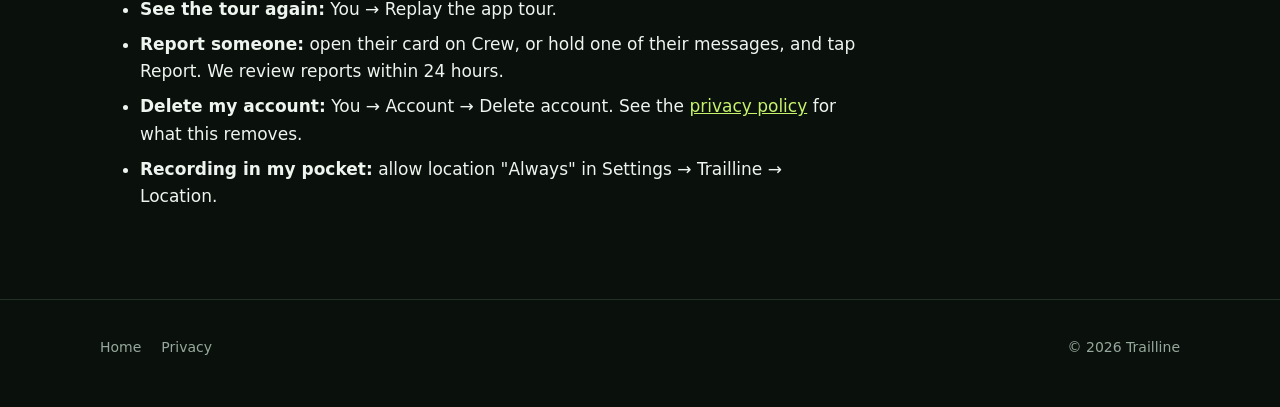
<file: support.html>
<!doctype html>
<html lang="en">
<head>
<meta charset="utf-8">
<meta name="viewport" content="width=device-width, initial-scale=1">
<title>Support · Trailline</title>
<meta name="description" content="Help with Trailline: accounts, friends, sharing, reporting and deleting your data.">
<link rel="canonical" href="https://trytrailline.app/support.html">
<link rel="icon" href="mark.svg">
<meta name="theme-color" content="#0a100c">
<link rel="stylesheet" href="styles.css?v=202611100219">
</head>
<body>
<div class="wrap">
  <nav class="nav">
    <a class="brand" href="./"><img src="mark.svg" alt="">Trailline</a>
    <div class="nav-links">
      <a href="./#features" class="hide-sm">Features</a>
      <a href="privacy.html">Privacy</a>
      <a href="support.html" aria-current="page">Support</a>
    </div>
  </nav>

  <main class="doc">
    <h1>Support</h1>
    <p>Questions, bugs, feature ideas or account help: send us a message and we'll reply by email, usually within a day.</p>

    <form class="support-form" id="support-form" novalidate>
      <div class="field-row">
        <label>Your name <span class="opt">(optional)</span><input name="name" autocomplete="name" maxlength="80"></label>
        <label>Email <span class="req">*</span><input name="email" type="email" autocomplete="email" inputmode="email" required maxlength="200"></label>
      </div>
      <label>Topic
        <select name="topic">
          <option>Question</option><option>Bug</option><option>Feature idea</option>
          <option>Account or data</option><option>Report a user</option><option>Other</option>
        </select>
      </label>
      <label>Message <span class="req">*</span><textarea name="message" rows="6" required maxlength="5000" placeholder="What happened, and where in the app?"></textarea></label>
      <label>Phone model and OS version <span class="opt">(optional, helps with bugs)</span><input name="device" maxlength="120" placeholder="e.g. iPhone 16 Pro, iOS 27 or Pixel 9, Android 16"></label>
      <label class="hp" aria-hidden="true">Website<input name="website" tabindex="-1" autocomplete="off"></label>
      <button class="btn" type="submit">Send message <span class="arrow">→</span></button>
      <p class="form-status" role="status" aria-live="polite"></p>
      <p class="meta">Prefer email? Write to <a href="mailto:support@trytrailline.app">support@trytrailline.app</a>. We only use what you send to answer you. See the <a href="privacy.html">privacy policy</a>.</p>
    </form>
    <p><b>If someone is hurt or in danger on the mountain, contact ski patrol or call 911.</b></p>

    <h2>Common questions</h2>
    <ul>
      <li><b>Do I need an account?</b> No. Trailline creates one on your phone automatically. Back it up with Sign in with Apple or email (You → Account) to keep it if you change phones.</li>
      <li><b>How do I add friends?</b> Crew → Add friends: share your friend code or QR, scan theirs, or add their @username.</li>
      <li><b>Who can see where I am?</b> Only people you share with: friends and family see you; riders you haven't connected with see a rough area (~100 m), and only if you choose "Open to ride".</li>
      <li><b>Message friends:</b> on Crew, tap 💬 Message on a friend, or 👥 New group for your crew. Tap “📍 Send my spot” so they can see you on the map.</li>
      <li><b>Rides home:</b> riders 18+ can offer spare seats to friends and family on Crew → Rides home. Trailline handles no payments and never asks for your address.</li>
      <li><b>Notifications:</b> allow them when Trailline asks after your first message, or turn them on in Settings → Trailline → Notifications.</li>
      <li><b>See the tour again:</b> You → Replay the app tour.</li>
      <li><b>Report someone:</b> open their card on Crew, or hold one of their messages, and tap Report. We review reports within 24 hours.</li>
      <li><b>Delete my account:</b> You → Account → Delete account. See the <a href="privacy.html">privacy policy</a> for what this removes.</li>
      <li><b>Recording in my pocket:</b> allow location "Always" in Settings → Trailline → Location.</li>
    </ul>
  </main>
</div>

<footer>
  <div class="wrap row">
    <div><a href="./">Home</a><a href="privacy.html">Privacy</a></div>
    <div>© 2026 Trailline</div>
  </div>
</footer>
<script src="support.js?v=202611100219" defer></script>
</body>
</html>
</file>
<file: styles.css>
:root {
  --bg: #0a100c;
  --card: #111a14;
  --card-hi: #18231b;
  --border: #223026;
  --text: #eef5ef;
  --muted: #96a89c;
  --lime: #c6f36b;
  --on-lime: #0f160f;
}
* { box-sizing: border-box; }
html { -webkit-text-size-adjust: 100%; }
body {
  margin: 0;
  background: var(--bg);
  color: var(--text);
  font: 17px/1.6 -apple-system, BlinkMacSystemFont, "SF Pro Text", system-ui, sans-serif;
}
a { color: var(--lime); }
img { max-width: 100%; height: auto; display: block; }
.wrap { max-width: 1120px; margin: 0 auto; padding: 0 20px; }

/* Nav */
.nav { display: flex; align-items: center; justify-content: space-between; padding: 20px 0; }
.brand { display: flex; align-items: center; gap: 12px; color: var(--text); text-decoration: none; font-weight: 800; font-size: 22px; letter-spacing: -0.5px; }
.brand img { width: 40px; height: 40px; border-radius: 10px; }
.nav-links { display: flex; gap: 22px; }
.nav-links a { color: var(--muted); text-decoration: none; font-weight: 600; font-size: 15px; }
.nav-links a:hover, .nav-links a[aria-current] { color: var(--text); }

/* Hero */
.hero {
  display: grid; grid-template-columns: 1.05fr 1fr; gap: 48px; align-items: center;
  padding: 48px 0 72px;
}
.home { background: radial-gradient(ellipse 70% 50% at 15% 10%, rgba(70, 105, 35, 0.38), transparent 70%) no-repeat, var(--bg); }
.eyebrow { color: var(--lime); font-weight: 700; letter-spacing: 2px; text-transform: uppercase; font-size: 13px; margin: 0 0 14px; }
h1 { font-size: clamp(44px, 7vw, 80px); line-height: 1.02; letter-spacing: -2px; margin: 0 0 20px; }
h1 span { color: var(--lime); }
.lede { font-size: 20px; color: var(--muted); max-width: 32ch; margin: 0 0 32px; }
.cta { display: flex; flex-wrap: wrap; gap: 12px; align-items: center; }
.btn {
  display: inline-flex; align-items: center; gap: 10px;
  padding: 14px 24px; border-radius: 999px; font-weight: 800; text-decoration: none;
  background: var(--lime); color: var(--on-lime);
}
.btn.ghost { background: transparent; color: var(--text); border: 1.5px solid var(--border); }
.btn svg { width: 20px; height: 20px; }
.note { color: var(--muted); font-size: 14px; margin-top: 14px; }
.hero-phones { position: relative; display: flex; justify-content: center; }
.hero-phones img { width: 46%; filter: drop-shadow(0 30px 60px rgba(0,0,0,.5)); }
.hero-phones img:first-child { transform: rotate(-5deg) translate(18%, 8%); }
.hero-phones img:last-child { transform: rotate(5deg) translate(-18%, 8%); }
.hero-phones img.front { position: relative; z-index: 1; transform: none; }

/* Sections */
section { padding: 72px 0; border-top: 1px solid var(--border); }
h2 { font-size: clamp(32px, 4.5vw, 48px); line-height: 1.08; letter-spacing: -1px; margin: 0 0 14px; }
h2 span { color: var(--lime); }
.section-lede { color: var(--muted); font-size: 19px; max-width: 56ch; margin: 0 0 40px; }

.feature { display: grid; grid-template-columns: 1fr 1fr; gap: 56px; align-items: center; margin: 0 0 72px; }
.feature:last-child { margin-bottom: 0; }
.feature.flip .feature-img { order: 2; }
.feature-img { display: flex; justify-content: center; }
.feature-img img { width: min(320px, 80%); filter: drop-shadow(0 24px 48px rgba(0,0,0,.45)); }
.feature h3 { font-size: 32px; letter-spacing: -0.5px; line-height: 1.12; margin: 0 0 12px; }
.feature p { color: var(--muted); margin: 0 0 14px; }
.feature ul { margin: 0; padding-left: 20px; color: var(--text); }
.feature li { margin: 6px 0; }

.grid { display: grid; grid-template-columns: repeat(3, 1fr); gap: 16px; }
.card { background: var(--card); border: 1px solid var(--border); border-radius: 20px; padding: 24px; }
.card h3 { margin: 0 0 8px; font-size: 19px; }
.card p { margin: 0; color: var(--muted); font-size: 16px; }
.card .icon { width: 40px; height: 40px; border-radius: 12px; background: var(--card-hi); display: grid; place-items: center; margin-bottom: 14px; }
.card .icon svg { width: 22px; height: 22px; stroke: var(--lime); fill: none; stroke-width: 2; stroke-linecap: round; stroke-linejoin: round; }

.privacy-band { background: var(--card); border: 1px solid var(--border); border-radius: 28px; padding: 40px; }
.privacy-band .grid { margin: 28px 0; }
.privacy-band .card { background: var(--bg); }

.safety { color: var(--muted); font-size: 15px; }

/* Footer */
footer { border-top: 1px solid var(--border); padding: 36px 0 48px; color: var(--muted); font-size: 14px; }
footer .row { display: flex; flex-wrap: wrap; justify-content: space-between; gap: 16px; }
footer a { color: var(--muted); text-decoration: none; margin-right: 20px; }
footer a:hover { color: var(--text); }

/* Document pages (privacy, support) */
.doc { max-width: 760px; padding: 24px 0 72px; }
.doc h1 { font-size: clamp(36px, 6vw, 56px); }
.doc h2 { font-size: 26px; letter-spacing: -0.3px; margin: 44px 0 10px; }
.doc li { margin: 8px 0; }
.doc .meta { color: var(--muted); }
.toc { background: var(--card); border: 1px solid var(--border); border-radius: 20px; padding: 20px 24px; margin: 28px 0; }
.toc p { margin: 0 0 6px; font-weight: 700; }
.toc ul { margin: 0; padding-left: 20px; }
.summary { display: grid; grid-template-columns: repeat(2, 1fr); gap: 12px; margin: 28px 0; }
.summary div { background: var(--card); border: 1px solid var(--border); border-radius: 16px; padding: 16px 18px; }
.summary b { color: var(--lime); display: block; margin-bottom: 2px; }

@media (max-width: 860px) {
  .hero { grid-template-columns: 1fr; padding-top: 24px; }
  .hero-phones { margin-top: 12px; }
  .feature, .feature.flip { grid-template-columns: 1fr; gap: 28px; }
  .feature.flip .feature-img { order: 0; }
  .grid { grid-template-columns: 1fr; }
  .summary { grid-template-columns: 1fr; }
  .privacy-band { padding: 24px; }
  .nav-links { gap: 16px; }
}
@media (max-width: 420px) {
  .nav-links a.hide-sm { display: none; }
}

/* ---------- Home page: sporty, animated (all motion slow and smooth; off with Reduce Motion) ---------- */
.home { overflow-x: hidden; }
.display, .home h1, .home h2 {
  font-family: "Archivo", -apple-system, system-ui, sans-serif;
  font-stretch: 112%;
  font-style: italic;
  font-weight: 900;
  text-transform: uppercase;
  letter-spacing: -0.5px;
}
.home h1 { font-size: clamp(52px, 8.5vw, 104px); line-height: .92; }
.home h2 { font-size: clamp(36px, 5.2vw, 64px); line-height: .98; }
#snow { position: fixed; inset: 0; width: 100%; height: 100%; pointer-events: none; z-index: 0; opacity: .55; }
.wrap, section, footer { position: relative; z-index: 1; }

.btn { transition: transform .25s ease, box-shadow .25s ease, background-color .25s ease; }
.btn:hover { transform: translateY(-2px); box-shadow: 0 10px 30px rgba(198, 243, 107, .22); }
.btn.ghost:hover { border-color: var(--lime); box-shadow: none; }
.btn .arrow { display: inline-block; transition: transform .25s ease; }
.btn:hover .arrow { transform: translateX(4px); }

/* Hero art */
.hero-art { position: relative; min-height: 560px; }
.mountain { position: absolute; inset: auto 0 0 0; width: 100%; height: auto; }
.trail { fill: none; stroke: var(--lime); stroke-width: 7; stroke-linecap: round; stroke-dasharray: 900; stroke-dashoffset: 900; animation: draw 3.2s .4s ease-out forwards; }
.lift { stroke: #eef5ef; stroke-width: 2; stroke-dasharray: 2 9; opacity: .5; }
.rider { fill: #fff; stroke: var(--lime); stroke-width: 4; offset-path: path("M262 84 C 240 140, 300 170, 268 220 S 200 280, 238 330 S 330 380, 300 432"); offset-distance: 0%; animation: ride 9s 3.6s ease-in-out infinite; opacity: 0; }
@keyframes draw { to { stroke-dashoffset: 0; } }
@keyframes ride { 0% { offset-distance: 0%; opacity: 1; } 85% { offset-distance: 100%; opacity: 1; } 100% { offset-distance: 100%; opacity: 0; } }

.phone-stack { position: absolute; top: 0; right: 6%; width: 50%; }
.phone { width: 100%; filter: drop-shadow(0 30px 60px rgba(0,0,0,.55)); animation: float 7s ease-in-out infinite; transition: transform .2s ease-out; }
@keyframes float { 0%, 100% { translate: 0 0; } 50% { translate: 0 -12px; } }
.chip {
  position: absolute; white-space: nowrap; background: rgba(17, 26, 20, .92); border: 1px solid var(--border);
  padding: 10px 14px; border-radius: 999px; font-weight: 700; font-size: 14px; backdrop-filter: blur(8px);
  box-shadow: 0 12px 30px rgba(0,0,0,.35); animation: float 8s ease-in-out infinite;
}
.chip b { color: var(--lime); font-size: 18px; }
.chip .dot { display: inline-block; width: 9px; height: 9px; border-radius: 50%; background: #34c759; margin-right: 6px; }
.c1 { left: -38%; top: 16%; animation-delay: -2s; }
.c2 { right: -18%; top: 44%; animation-delay: -4s; }
.c3 { left: -30%; bottom: 14%; animation-delay: -1s; }


/* Stats */
.stats { display: grid; grid-template-columns: repeat(4, 1fr); gap: 16px; }
.stat { background: var(--card); border: 1px solid var(--border); border-radius: 22px; padding: 22px; }
.stat b { display: block; font-family: "Archivo", system-ui; font-stretch: 112%; font-style: italic; font-weight: 900; font-size: 56px; line-height: 1; color: var(--lime); }
.stat span { color: var(--muted); font-size: 15px; }

/* Tour */
.tour { display: grid; grid-template-columns: 1fr 1.1fr; gap: 64px; align-items: center; }
.tour > *, .demo > *, .hero > * { min-width: 0; }
.tour-phone { display: flex; justify-content: center; }
.screen { position: relative; width: min(340px, 80%); aspect-ratio: 664 / 1430; }
.shot { position: absolute; inset: 0; width: 100%; opacity: 0; transform: translateY(14px) scale(.98); transition: opacity .45s ease, transform .45s ease; filter: drop-shadow(0 24px 48px rgba(0,0,0,.45)); }
.shot.active { opacity: 1; transform: none; }
.tabs { display: flex; flex-wrap: wrap; gap: 8px; margin: 0 0 28px; }
.tabs button {
  font: inherit; font-weight: 800; color: var(--text); background: var(--card); border: 1px solid var(--border);
  padding: 10px 18px; border-radius: 999px; cursor: pointer; transition: background-color .25s ease, color .25s ease, transform .2s ease;
}
.tabs button:hover { transform: translateY(-1px); }
.tabs button[aria-selected="true"] { background: var(--lime); color: var(--on-lime); border-color: var(--lime); }
.panel { display: none; }
.panel.active { display: block; animation: rise .45s ease both; }
.panel h3 { font-size: 34px; line-height: 1.1; letter-spacing: -.5px; margin: 0 0 12px; }
.panel p { color: var(--muted); font-size: 18px; margin: 0 0 14px; }
.panel li { margin: 6px 0; }
@keyframes rise { from { opacity: 0; transform: translateY(10px); } to { opacity: 1; transform: none; } }

.lift-card { transition: transform .3s ease, border-color .3s ease; }
.lift-card:hover { transform: translateY(-4px); border-color: rgba(198, 243, 107, .45); }

/* Scroll reveal */
.js .reveal { opacity: 0; transform: translateY(24px); transition: opacity .7s ease, transform .7s ease; }
.js .reveal.in { opacity: 1; transform: none; }
/* Hero copy rises in on load (no scroll needed). */
.hero-copy > * { animation: rise .8s ease both; }
.hero-copy > :nth-child(2) { animation-delay: .1s; }
.hero-copy > :nth-child(3) { animation-delay: .2s; }
.hero-copy > :nth-child(4) { animation-delay: .3s; }
.hero-copy > :nth-child(5) { animation-delay: .4s; }
.get { text-align: center; }
.get .section-lede { margin-inline: auto; }
.get .cta { justify-content: center; margin-bottom: 28px; }
.motion-toggle { font: inherit; color: var(--muted); background: none; border: 0; padding: 0; cursor: pointer; text-decoration: underline; }

@media (max-width: 860px) {
  .hero-art { min-height: 520px; margin-top: 8px; }
  .phone-stack { right: 8%; width: 52%; }
  .c1 { left: -48%; } .c2 { right: -12%; } .c3 { left: -42%; }
  .stats { grid-template-columns: repeat(2, 1fr); }
  .tour { grid-template-columns: 1fr; gap: 32px; }
  .screen { width: min(260px, 70%); }
  .stat b { font-size: 44px; }
}
@media (max-width: 420px) {
  .chip { font-size: 12px; padding: 8px 11px; }
  .chip b { font-size: 15px; }
}

/* Reduce Motion: everything still, nothing hidden. */
@media (prefers-reduced-motion: reduce) {
  *, *::before, *::after { animation: none !important; transition: none !important; }
  .trail { stroke-dashoffset: 0; }
  .rider { opacity: 1; offset-distance: 40%; }
  .reveal, .js .reveal { opacity: 1; transform: none; }
  #snow { display: none; }
}

/* ---------- Demo video ---------- */
.demo { display: grid; grid-template-columns: 1.1fr 1fr; gap: 56px; align-items: center; }
.chapters { list-style: none; padding: 0; margin: 0; display: grid; gap: 10px; }
.chapters button {
  width: 100%; text-align: left; font: inherit; color: var(--text); cursor: pointer;
  display: grid; grid-template-columns: 26px 1fr; column-gap: 12px; align-items: center;
  background: var(--card); border: 1px solid var(--border); border-radius: 18px; padding: 14px 16px; min-height: 64px;
  transition: border-color .25s ease, background-color .25s ease, transform .2s ease;
}
.chapters button:hover { transform: translateX(3px); }
.chapters button b { font-size: 17px; }
.chapters button small { grid-column: 2; color: var(--muted); font-size: 14px; line-height: 1.4; }
.chapters button.on { border-color: var(--lime); background: #16220f; }
.demo-phone { display: flex; flex-direction: column; align-items: center; gap: 12px; }
.bezel { position: relative; width: min(330px, 78vw); aspect-ratio: 1320 / 2868; border-radius: 48px; padding: 10px; background: #1e2821; box-shadow: 0 30px 70px rgba(0,0,0,.55); }
.bezel video { width: 100%; height: 100%; object-fit: cover; border-radius: 40px; background: #0d1410; display: block; }
.play {
  position: absolute; inset: 50% auto auto 50%; translate: -50% -50%; width: 76px; height: 76px; border-radius: 50%;
  border: 0; background: var(--lime); color: var(--on-lime); font-size: 26px; cursor: pointer; box-shadow: 0 10px 30px rgba(0,0,0,.4);
}
.play[hidden] { display: none; }
.caption { min-height: 1.5em; color: var(--lime); font-weight: 700; text-align: center; margin: 0; }

/* Trail-map difficulty symbols (also used as list bullets). */
.sym { width: 26px; height: 18px; display: inline-flex; align-items: center; justify-content: center; gap: 2px; }
.sym::before, .sym.double::after { content: ""; display: block; width: 14px; height: 14px; }
.sym.green::before { background: #34c759; border-radius: 50%; }
.sym.blue::before { background: #0a84ff; border-radius: 3px; }
.sym.black::before, .sym.double::before, .sym.double::after { background: #eef5ef; transform: rotate(45deg) scale(.78); border-radius: 2px; }
.sym.double::before, .sym.double::after { width: 11px; height: 11px; }
.panel ul, .feature ul { list-style: none; padding-left: 0; }
.panel li, .feature li { padding-left: 28px; position: relative; }
.panel li::before, .feature li::before { content: ""; position: absolute; left: 4px; top: .55em; width: 11px; height: 11px; background: var(--lime); transform: rotate(45deg); border-radius: 2px; }

/* Topographic contour lines behind the hero: a ski-map texture, not a gradient blob. */
.topo { position: absolute; inset: 0; z-index: 0; pointer-events: none; opacity: .14; overflow: hidden; }
.topo svg { width: 100%; height: 100%; }
.topo path { fill: none; stroke: var(--lime); stroke-width: 1.2; }

/* Lift-ticket CTA. */
.ticket {
  position: relative; max-width: 620px; margin: 0 auto 28px; text-align: left;
  background: var(--lime); color: var(--on-lime); border-radius: 22px; padding: 26px 28px 26px 36px;
  display: grid; grid-template-columns: 1fr auto; gap: 18px; align-items: center;
  -webkit-mask: radial-gradient(circle 14px at 0 50%, transparent 98%, #000) , radial-gradient(circle 14px at 100% 50%, transparent 98%, #000);
  -webkit-mask-composite: source-in; mask-composite: intersect;
}
.ticket .label { font-size: 12px; font-weight: 800; letter-spacing: 2px; text-transform: uppercase; opacity: .7; }
.ticket .title { font-family: "Archivo", system-ui; font-stretch: 112%; font-style: italic; font-weight: 900; font-size: 30px; line-height: 1.05; text-transform: uppercase; }
.ticket .btn { background: var(--on-lime); color: var(--lime); }
.ticket .stub { border-left: 2px dashed rgba(15, 22, 15, .35); padding-left: 18px; }

/* ---------- Phones ---------- */
@media (max-width: 860px) {
  .demo { grid-template-columns: 1fr; gap: 32px; }
  .demo-phone { order: -1; }
  .ticket { grid-template-columns: 1fr; padding: 24px; }
  .ticket .stub { border-left: 0; border-top: 2px dashed rgba(15,22,15,.35); padding: 16px 0 0; }
}
@media (max-width: 600px) {
  body { font-size: 16px; }
  .wrap { padding: 0 16px; }
  .hero { padding: 16px 0 40px; gap: 20px; }
  .home h1 { font-size: clamp(46px, 14vw, 64px); }
  .home h2 { font-size: clamp(32px, 9.5vw, 44px); }
  .lede { font-size: 17px; margin-bottom: 24px; }
  .cta { flex-direction: column; align-items: stretch; }
  .cta .btn { justify-content: center; min-height: 52px; }
  .hero-art { min-height: 0; aspect-ratio: 1 / 1.05; }
  .phone-stack { width: 54%; right: 6%; }
  .c1 { left: -56%; top: 8%; } .c2 { right: -6%; top: 50%; } .c3 { left: -50%; bottom: 22%; }
  section { padding: 52px 0; }
  .stats { gap: 10px; }
  .stat { padding: 16px; border-radius: 18px; }
  .stat b { font-size: 38px; }
  .tabs { flex-wrap: nowrap; overflow-x: auto; scrollbar-width: none; margin-inline: -16px; padding-inline: 16px; }
  .tabs::-webkit-scrollbar { display: none; }
  .tabs button { flex: 0 0 auto; }
  .panel h3 { font-size: 26px; }
  .privacy-band { padding: 22px 18px; border-radius: 22px; }
  .card { padding: 18px; }
  footer .row { flex-direction: column; }
  .nav { padding: 14px 0; }
  .brand { font-size: 20px; }
}

/* ---------- Support form ---------- */
.support-form { display: grid; gap: 16px; background: var(--card); border: 1px solid var(--border); border-radius: 22px; padding: 24px; margin: 24px 0 8px; }
.support-form label { display: block; font-weight: 700; font-size: 15px; }
.support-form label > :is(input, select, textarea) { display: block; margin-top: 6px; }
.support-form .opt { color: var(--muted); font-weight: 500; }
.support-form .req { color: var(--lime); }
.support-form input, .support-form select, .support-form textarea {
  font: inherit; font-size: 16px; font-weight: 400; color: var(--text); background: var(--bg);
  border: 1.5px solid var(--border); border-radius: 14px; padding: 13px 14px; width: 100%; min-height: 48px;
}
.support-form textarea { resize: vertical; min-height: 140px; }
.support-form :is(input, select, textarea):focus { outline: none; border-color: var(--lime); }
.support-form .field-row { display: grid; grid-template-columns: 1fr 1fr; gap: 16px; }
.support-form .btn { justify-self: start; border: 0; cursor: pointer; font: inherit; font-weight: 800; min-height: 52px; }
.support-form .btn[disabled] { opacity: .6; cursor: default; }
.support-form .hp { position: absolute; left: -9999px; width: 1px; height: 1px; overflow: hidden; }
.form-status { margin: 0; min-height: 1.4em; font-weight: 700; }
.form-status.ok { color: var(--lime); }
.form-status.err { color: #ff8a7a; }
@media (max-width: 600px) {
  .support-form { padding: 18px; }
  .support-form .field-row { grid-template-columns: 1fr; }
  .support-form .btn { justify-self: stretch; justify-content: center; }
}

/* Gear: switch between the wall, list and saved-stance views. */
.views { display: inline-flex; gap: 4px; padding: 4px; background: var(--card); border: 1px solid var(--border); border-radius: 999px; margin: 6px 0 10px; }
.views button { font: inherit; font-weight: 800; font-size: 15px; color: var(--text); background: none; border: 0; border-radius: 999px; padding: 10px 16px; min-height: 44px; cursor: pointer; transition: background-color .25s ease, color .25s ease; }
.views button[aria-pressed="true"] { background: var(--lime); color: var(--on-lime); }
.view-note { color: var(--muted); font-size: 16px; margin: 0; min-height: 1.6em; }

.btn small { font-size: 11px; font-weight: 800; text-transform: uppercase; letter-spacing: 1px; opacity: .65; margin-left: 2px; }
.note .platforms { color: var(--lime); }

/* On your wrist: drawn mockups of the Watch app and the lock screen (no animation). */
.wrist { display: flex; flex-wrap: wrap; gap: 36px; justify-content: center; align-items: center; margin: 28px 0; }
.wm { margin: 0; display: flex; flex-direction: column; align-items: center; gap: 12px; }
.wm figcaption { color: var(--muted); font-size: 14px; }
.lime { color: var(--lime); }
.watch .face { width: 214px; height: 270px; border-radius: 56px; background: #000; border: 10px solid #2a312d; padding: 20px 18px; overflow: hidden; display: flex; flex-direction: column; gap: 6px; font-size: 13px; }
.watch .face > b { font-size: 18px; }
.nums { display: flex; gap: 14px; }
.nums span { display: flex; flex-direction: column; font-size: 11px; color: var(--muted); }
.nums b { font-size: 18px; color: var(--text); font-variant-numeric: tabular-nums; }
.wbtn { border-radius: 999px; text-align: center; padding: 8px 0; font-weight: 800; }
.wbtn.stop { background: #e5484d; color: #fff; }
.wrow { background: #1c2420; border-radius: 12px; padding: 6px 10px; display: flex; flex-direction: column; font-weight: 700; }
.wrow small { color: var(--muted); font-weight: 400; }
.lock { width: min(360px, 100%); }
.la, .note { width: 100%; border-radius: 22px; padding: 14px 16px; }
.la { background: #0d1510; border: 1px solid var(--border); display: flex; flex-direction: column; gap: 8px; }
.la-top { display: flex; gap: 8px; font-weight: 800; }
.la-top em { margin-left: auto; color: var(--lime); font-style: normal; font-size: 13px; }
.la small { color: var(--muted); }
.note { background: #1b231e; display: flex; flex-direction: column; gap: 6px; }
.note-top { display: flex; justify-content: space-between; color: var(--text); }
.note-top small { color: var(--muted); }
.note p { margin: 0; }
.acts { display: flex; flex-wrap: wrap; gap: 6px; }
.acts span { background: #2a342e; border-radius: 999px; padding: 6px 11px; font-size: 13px; font-weight: 700; }
.wrist-list { list-style: none; padding: 0; display: grid; grid-template-columns: repeat(auto-fit, minmax(240px, 1fr)); gap: 16px; }
.wrist-list li { background: var(--card); border: 1px solid var(--border); border-radius: 18px; padding: 18px; color: var(--muted); }
.wrist-list b { color: var(--text); display: block; margin-bottom: 4px; }
</file>
